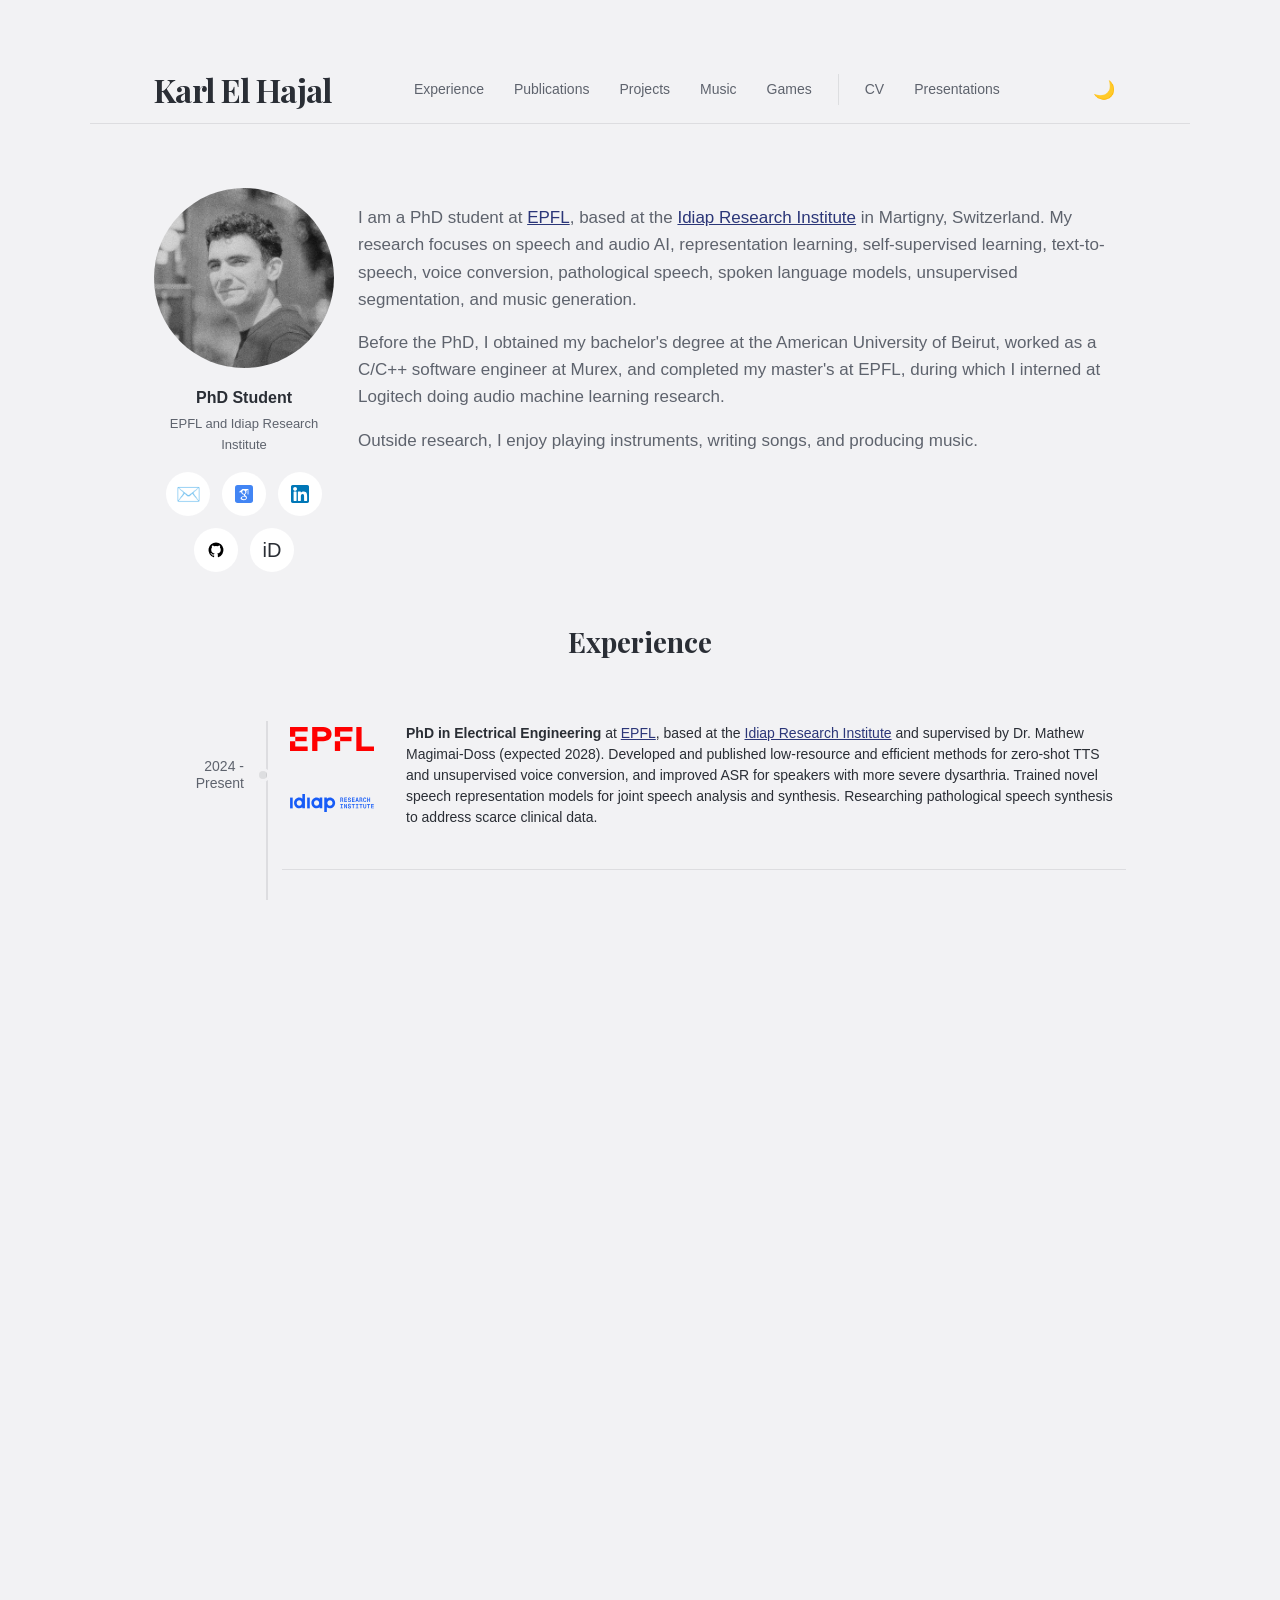
<file: index.html>
<!DOCTYPE html>
<html lang="en">
<head>
    <meta charset="UTF-8">
    <meta name="viewport" content="width=device-width, initial-scale=1">
    <title id="page-title">Karl El Hajal</title>
    <meta name="description" content="Karl El Hajal is a PhD student at EPFL and the Idiap Research Institute working on pathological speech synthesis, voice conversion, and self-supervised speech representations.">
    
    <meta property="og:title" content="Karl El Hajal" />
    <meta property="og:description" content="PhD student at EPFL and Idiap working on speech synthesis, voice conversion, and pathological speech." />
    <meta property="og:url" content="https://karlhajal.com/" />
    <meta property="og:type" content="website" />
    <meta property="og:image" content="https://karlhajal.com/og-image.jpg" />
    <meta property="og:image:alt" content="Karl El Hajal, PhD student at EPFL and Idiap" />
    <meta name="twitter:card" content="summary_large_image" />
    <meta name="twitter:image" content="https://karlhajal.com/og-image.jpg" />
    <link rel="canonical" href="https://karlhajal.com/">
    <meta property="og:image:width" content="1200" />
    <meta property="og:image:height" content="630" />
    
    <script type="application/ld+json">
    {
      "@context": "https://schema.org",
      "@type": "Person",
      "name": "Karl El Hajal",
      "url": "https://karlhajal.com/",
      "image": "https://karlhajal.com/content/site/profile_picture.jpg",
      "jobTitle": "PhD student",
      "affiliation": [
        {"@type": "Organization", "name": "Idiap Research Institute", "url": "https://www.idiap.ch/"},
        {"@type": "Organization", "name": "EPFL", "url": "https://www.epfl.ch/"}
      ],
      "alumniOf": [
        {"@type": "CollegeOrUniversity", "name": "EPFL"},
        {"@type": "CollegeOrUniversity", "name": "American University of Beirut"}
      ],
      "knowsAbout": ["speech synthesis", "voice conversion", "pathological speech", "self-supervised speech representations", "spoken language models", "speech quality assessment"],
      "sameAs": [
        "https://scholar.google.com/citations?user=EzN7CNAAAAAJ",
        "https://www.linkedin.com/in/karlhajal/",
        "https://github.com/KarlHajal",
        "https://orcid.org/0000-0003-3128-335X"
      ]
    }
    </script>
    <link rel="preload" href="fonts/playfair-display-700.woff2" as="font" type="font/woff2" crossorigin>
    <link rel="icon" href="favicon.ico" sizes="any">
    <link rel="icon" href="favicon-32.png" sizes="32x32" type="image/png">
    <link rel="icon" href="favicon-64.png" sizes="64x64" type="image/png">
    <link rel="apple-touch-icon" href="apple-touch-icon.png">
    <link rel="stylesheet" href="css/style.css">
    <link rel="stylesheet" href="css/kortex.css">
    <link rel="stylesheet" href="css/console.css">
</head>
<body>
    <div id="top"></div>
    
    <main>
        <header class="header">
            <a href="#top" class="name-link">
                <div class="name" id="site-name">Karl El Hajal</div>
            </a>
            <nav class="nav-links" id="nav-links"></nav>
            <button id="theme-toggle" class="theme-toggle" aria-label="Toggle dark mode">🌙</button>
            <button id="menu-toggle" class="menu-toggle" aria-label="Open the menu" aria-expanded="false" aria-controls="nav-links"><span></span><span></span><span></span></button>
        </header>

        <section class="profile-section">
            <div class="profile-container">
                <aside class="profile-sidebar">
                    <div class="profile-image">
                        <img id="profile-img" src="content/site/profile_picture.jpg" alt="Portrait of Karl El Hajal">
                        <div class="nationality-flags" id="nationality-flags"></div>
                    </div>
                    <div class="profile-role">
                        <p class="role-title" id="role-title">PhD Student</p>
                        <p class="role-affiliation" id="role-affiliation">EPFL and Idiap Research Institute</p>
                    </div>
                    <div class="profile-socials" id="profile-socials"></div>
                </aside>
                
                <div class="profile-text" id="profile-content">
                    <p>Karl El Hajal is a PhD student in Electrical Engineering at EPFL, based at the Idiap Research Institute in Martigny, Switzerland. His thesis is on pathological speech synthesis.</p>
                    <noscript><p>This page needs JavaScript to list publications, projects, and experience. The <a href="content/site/Karl_El_Hajal_CV.pdf">CV</a> has the same information.</p></noscript>
                </div>
            </div>
        </section>
        <div class="section-header">
            <h1 id="timeline-heading">Experience</h1>
        </div>
        <section id="timeline" class="timeline-section">
            <div id="timeline-list" class="timeline-container"></div>
        </section>

        <div class="section-header">
            <h1 id="publications-heading">Selected publications</h1>
            <p class="publications-note"></p>
        </div>

        <section id="pubs" class="publications">
            <div id="publications-list"></div>
            <div class="pub-toggle-row"><button id="pub-toggle" class="pub-button" type="button" hidden></button></div>
        </section>

        <div class="section-header" data-section="projects">
            <h1 id="projects-heading">Projects</h1>
        </div>
        <section id="projects" class="publications" data-section="projects">
            <div id="projects-list"></div>
        </section>

        <div class="section-header" data-section="media">
            <h1 id="media-heading">Highlights</h1>
        </div>
        <section id="media" class="media-section" data-section="media">
            <div id="media-list" class="media-grid"></div>
        </section>

        <div class="section-header" data-section="music">
            <h1 id="music-heading">Original music</h1>
            <p class="music-intro">Contributed to songwriting for:</p>
        </div>
        <section id="music" class="music-section" data-section="music">
            <div id="music-list" class="music-list-row"></div>
            <p class="music-outro">New original music coming soon.</p>
        </section>

        <div class="section-header">
            <h1 id="games-heading">Games</h1>
            <p class="games-intro">Games I made for fun early on to learn how to code, and how to make pixel art, sprites, and animations from scratch.</p>
        </div>
        <section id="games" class="games-section">
            <div id="games-list"></div>
        </section>

        <div class="section-header" data-section="blog">
            <h1 id="blog-heading">Writing</h1>
            <p id="blog-subtitle" class="blog-subtitle"></p>
        </div>
        <section id="blog" class="blog-section" data-section="blog">
            <div id="blog-list"></div>
        </section>
    </main>

    <footer>
        <p style="margin-top: 8px; font-size: 0.9em;">&copy; <span id="footer-year">2026</span> <span id="footer-name">Karl El Hajal</span> • <a href="https://github.com/FJFehr/fjfehr.github.io/" id="footer-license" target="_blank" rel="noopener noreferrer">Template by Fabio J. Fehr</a></p>
    </footer>

    <script src="js/js-yaml.min.js"></script>
    <script src="js/main.js"></script>
    <script src="js/console.js"></script>
</body>
</html>
</file>
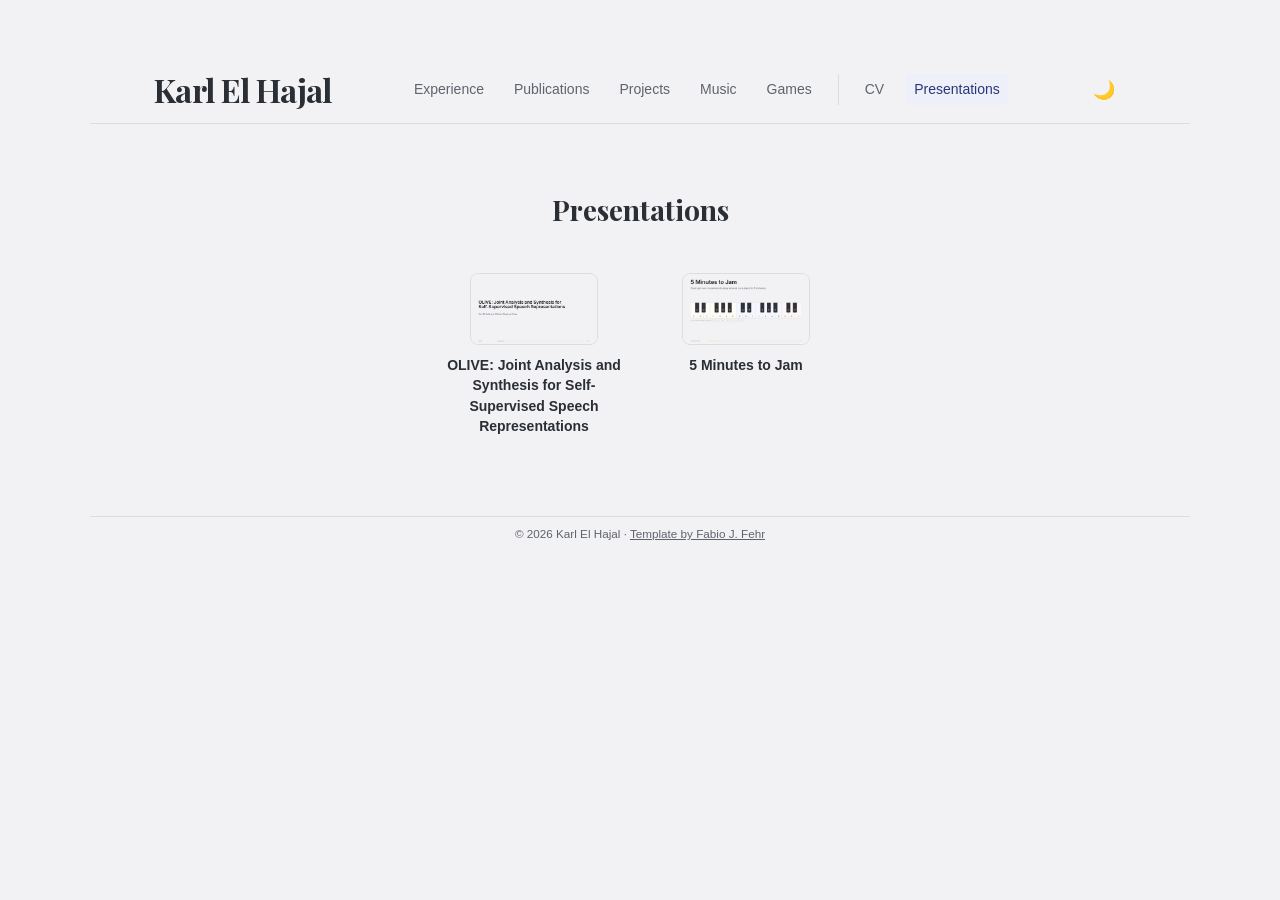
<file: presentations/index.html>
<!DOCTYPE html>
<html lang="en">
<head>
    <meta charset="UTF-8">
    <meta name="viewport" content="width=device-width, initial-scale=1">
    <title>Presentations · Karl El Hajal</title>
    <meta name="description" content="Interactive presentations by Karl El Hajal: OLIVE and 5 Minutes to Jam.">
    <meta property="og:title" content="Presentations · Karl El Hajal">
    <meta property="og:description" content="Interactive presentations: OLIVE and 5 Minutes to Jam.">
    <meta property="og:url" content="https://karlhajal.com/presentations/">
    <meta property="og:type" content="website">
    <meta property="og:image" content="https://karlhajal.com/content/presentations/olive.jpg">
    <meta property="og:image:alt" content="OLIVE presentation title slide">
    <meta name="twitter:card" content="summary_large_image">
    <link rel="canonical" href="https://karlhajal.com/presentations/">
    <link rel="preload" href="../fonts/playfair-display-700.woff2" as="font" type="font/woff2" crossorigin>
    <link rel="icon" href="../favicon.ico" sizes="any">
    <link rel="icon" href="../favicon-32.png" sizes="32x32" type="image/png">
    <link rel="icon" href="../favicon-64.png" sizes="64x64" type="image/png">
    <link rel="apple-touch-icon" href="../apple-touch-icon.png">
    <link rel="stylesheet" href="../css/style.css">
    <link rel="stylesheet" href="../css/kortex.css">
    <link rel="stylesheet" href="../css/presentations.css">
</head>
<body data-page="presentations">
    <main>
        <header class="header">
            <a href="../" class="name-link"><div class="name" id="site-name">Karl El Hajal</div></a>
            <nav class="nav-links" id="nav-links" aria-label="Main navigation">
                <a href="../#timeline-heading">Experience</a>
                <a href="../#publications-heading">Publications</a>
                <a href="../#projects-heading">Projects</a>
                <a href="../#music-heading">Music</a>
                <a href="../#games-heading">Games</a>
                <div class="nav-destinations" role="group" aria-label="Pages and documents">
                    <a href="../content/site/Karl_El_Hajal_CV.pdf" target="_blank" rel="noopener noreferrer">CV</a>
                    <a href="./" class="active" aria-current="page">Presentations</a>
                </div>
            </nav>
            <button id="theme-toggle" class="theme-toggle" aria-label="Toggle dark mode"></button>
            <button id="menu-toggle" class="menu-toggle" aria-label="Open the menu" aria-expanded="false" aria-controls="nav-links"><span></span><span></span><span></span></button>
        </header>

        <div class="section-header"><h1>Presentations</h1></div>
        <section class="presentations-grid" aria-label="Presentations">
            <a class="presentation-link" href="https://karlhajal.com/olive-presentation/">
                <img src="../content/presentations/olive.jpg" alt="" width="1600" height="900" decoding="async">
                <h2>OLIVE: Joint Analysis and Synthesis for Self-Supervised Speech Representations</h2>
            </a>
            <a class="presentation-link" href="https://karlhajal.com/5-minutes-to-jam/">
                <img src="../content/presentations/5-minutes-to-jam.jpg" alt="" width="1600" height="900" decoding="async">
                <h2>5 Minutes to Jam</h2>
            </a>
        </section>
    </main>

    <footer>
        <p style="margin-top: 8px; font-size: 0.9em;">&copy; <span id="footer-year">2026</span> <span id="footer-name">Karl El Hajal</span> · <a href="https://github.com/FJFehr/fjfehr.github.io/" id="footer-license" target="_blank" rel="noopener noreferrer">Template by Fabio J. Fehr</a></p>
    </footer>

    <script src="../js/js-yaml.min.js"></script>
    <script src="../js/main.js"></script>
</body>
</html>
</file>
<file: css/style.css>
@font-face{font-family:'Playfair Display';font-style:normal;font-weight:700;font-display:swap;src:url(../fonts/playfair-display-700.woff2) format('woff2')}html,body{overflow-x:hidden}:root{--maxw:1100px;--gap:16px;--col-gap:24px;--padding-horizontal:64px;--header-offset:92px;--left-column-width:180px;--pub-thumb-width:180px;--pub-thumb-height:144px;--pub-thumb-radius:8px;--palette-light-link:#7c3aed;--palette-light-hover:#ede9fe;--palette-dark-link:#a78bfa;--palette-dark-hover:#2e1065;--font-serif:'Playfair Display','Georgia',serif;font-family:-apple-system,BlinkMacSystemFont,'Segoe UI',Roboto,'Helvetica Neue',Helvetica,Arial,sans-serif;font-size:16px;line-height:1.6}html[data-theme="light"]{--bg-color:#f8f5ee;--input-bg:#f8f5ee;--border-color:#e0e0e0;--text-color:#0a0a0a;--muted-color:#666;--link-color:var(--palette-light-link);--hover-bg:var(--palette-light-hover);--accent-color:#f59e0b;--accent-hover:#fef3c7}html[data-theme="dark"]{--bg-color:#1a1a1a;--input-bg:#2a2a2a;--border-color:#333;--text-color:#e0e0e0;--muted-color:#a0a0a0;--link-color:var(--palette-dark-link);--hover-bg:var(--palette-dark-hover);--accent-color:#fbbf24;--accent-hover:#451a03}*{box-sizing:border-box}html,body{height:100%}html{scroll-behavior:smooth}body{margin:0;color:var(--text-color);background-color:var(--bg-color);-webkit-font-smoothing:antialiased;-moz-osx-font-smoothing:grayscale;line-height:1.6;font-size:17px}a{color:inherit}.header{display:flex;align-items:center;justify-content:space-between;max-width:var(--maxw);margin:64px auto;padding:0 var(--padding-horizontal);gap:var(--gap);position:sticky;top:0;background-color:var(--bg-color);z-index:1000;border-bottom:1px solid var(--border-color);padding-bottom:8px}.name{font-size:32px;margin:0;font-weight:700;font-family:var(--font-serif);letter-spacing:-0.02em;color:var(--text-color)}.name-link{text-decoration:none;color:inherit}.nav-links{display:flex;align-items:center;gap:14px}.nav-links a{text-decoration:none;color:var(--muted-color);font-size:14px;padding:4px 8px;border-radius:4px;transition:color 0.2s,background-color 0.2s}.nav-links a:hover{color:var(--text-color);background-color:var(--hover-bg)}.nav-links a.active{color:var(--link-color);background-color:var(--hover-bg)}.theme-toggle{background:none;border:none;font-size:18px;cursor:pointer;padding:4px 8px;border-radius:4px;transition:background-color 0.2s ease;min-width:44px;min-height:44px;display:flex;align-items:center;justify-content:center}html[data-theme="light"] .theme-toggle:hover{background-color:var(--hover-bg)}html[data-theme="dark"] .theme-toggle:hover{background-color:var(--border-color)}.nav-links a:focus:not(:focus-visible),.theme-toggle:focus:not(:focus-visible){outline:none;background-color:transparent}.profile-section{max-width:var(--maxw);margin:48px auto;padding:0 var(--padding-horizontal)}.profile-container{display:flex;gap:var(--col-gap);align-items:flex-start}.profile-sidebar{display:flex;flex-direction:column;align-items:center;gap:16px;flex-shrink:0;width:var(--left-column-width)}.profile-image{flex-shrink:0;position:relative}.profile-image img{width:var(--left-column-width);height:var(--left-column-width);border-radius:50%;object-fit:cover}.nationality-flags{font-size:14px;text-align:center;margin-top:0.5px;margin-bottom:-8px;opacity:0.9}.profile-role{text-align:center;width:100%}.role-title{margin:0;font-size:16px;font-weight:700;color:var(--text-color)}.role-affiliation{margin:4px 0 0 0;font-size:13px;font-weight:400;color:var(--muted-color)}.profile-socials{display:flex;flex-wrap:wrap;gap:12px;justify-content:center;width:100%}.social-link{display:flex;align-items:center;justify-content:center;min-width:44px;min-height:44px;border-radius:50%;background-color:var(--input-bg);text-decoration:none;transition:background-color 0.2s ease,transform 0.2s ease}.social-link:hover{background-color:var(--hover-bg);transform:scale(1.1)}.social-icon{font-size:20px;display:flex;align-items:center;justify-content:center}.social-icon-img{width:18px;height:18px;object-fit:contain}.profile-text{flex:1;padding:16px 0}.profile-text p{margin:0 0 16px 0;color:var(--muted-color);line-height:1.6}.profile-text p:last-child{margin-bottom:0}.profile-text a{color:var(--link-color);text-decoration:underline}.profile-text a:hover{color:var(--text-color)}.timeline-section{max-width:var(--maxw);margin:48px auto;padding:0 var(--padding-horizontal);scroll-margin-top:var(--header-offset)}.timeline-container{display:flex;flex-direction:column;gap:32px;position:relative;padding-left:128px}.timeline-container::before{content:'';position:absolute;left:112px;top:8px;bottom:0;width:2px;background:var(--border-color)}.timeline-item{display:flex;gap:24px;align-items:flex-start;position:relative;transition:all 0.2s ease;cursor:pointer;padding-bottom:32px;border-bottom:1px solid var(--border-color)}.timeline-item:last-child{border-bottom:none;padding-bottom:0}.timeline-dot{position:absolute;left:-23px;top:0px;width:8px;height:8px;background:var(--border-color);border-radius:50%;z-index:1;box-shadow:0 0 0 3px var(--bg-color);transition:all 0.2s ease}.timeline-year{position:absolute;left:-128px;top:-4px;width:100px;text-align:right;padding-right:10px;flex-shrink:0;font-size:14px;font-weight:400;color:var(--muted-color);line-height:1.2;transition:all 0.2s ease}.timeline-logo-link{display:block;text-decoration:none}.timeline-logo{width:100px;height:100px;object-fit:contain;flex-shrink:0;transition:all 0.2s ease;padding:8px;border-radius:8px}.timeline-content{flex:1;padding:8px 12px;margin-left:-12px;border-radius:4px;transition:all 0.2s ease}.timeline-description{margin:0 0 12px 0;font-size:14px;color:var(--text-color);line-height:1.5}.timeline-description:last-child{margin-bottom:0}.timeline-description a{color:var(--link-color);text-decoration:underline}.timeline-description a:hover{color:var(--text-color)}.timeline-item:hover .timeline-dot{background:var(--text-color);transform:scale(1.3)}.timeline-item:hover .timeline-year{color:var(--text-color)}.timeline-item:hover .timeline-content{background-color:var(--hover-bg)}.timeline-item:hover .timeline-logo{background-color:var(--hover-bg)}.media-section{max-width:var(--maxw);margin:48px auto;padding:0 var(--padding-horizontal);scroll-margin-top:var(--header-offset)}.media-grid{display:grid;grid-template-columns:repeat(auto-fit,minmax(320px,1fr));gap:24px}.media-item{display:flex;flex-direction:column;border:1px solid var(--border-color);border-radius:8px;overflow:hidden;transition:all 0.2s ease;background-color:var(--bg-color)}.media-item:hover{background-color:var(--hover-bg);transform:translateY(-2px)}.media-thumbnail{position:relative;width:100%;padding-bottom:56.25%;overflow:hidden;background:#000}.media-thumbnail iframe{position:absolute;top:0;left:0;width:100%;height:100%;border:none}.media-info{padding:16px}.media-info h2{margin:0 0 8px 0;font-size:16px;font-weight:600;color:var(--text-color)}.media-info p{margin:0;font-size:13px;color:var(--muted-color);line-height:1.4}.publications{max-width:var(--maxw);margin:48px auto;padding:0 var(--padding-horizontal)}.publications-note{text-align:center;margin-top:8px;margin-bottom:8px;font-size:14px;color:var(--muted-color);font-style:italic}.publications-note a{color:var(--link-color);text-decoration:none}.publications-note a:hover{text-decoration:underline}.publication{display:flex;gap:var(--col-gap);padding:16px;border:1px solid var(--border-color);border-radius:8px;transition:background-color 0.2s ease;cursor:pointer;margin-bottom:18px;background-color:var(--input-bg)}.publication:hover{background-color:var(--hover-bg)}.pub-image{flex-shrink:0;display:flex;align-items:center;justify-content:center;width:var(--left-column-width);height:var(--pub-thumb-height)}.pub-image img{width:100%;height:100%;border-radius:var(--pub-thumb-radius);object-fit:contain;display:block}.pub-description{flex:1}.pub-description h2{margin:0 0 8px 0;font-size:16px;font-weight:600;line-height:1.4;color:var(--text-color)}.pub-description p{margin:4px 0;font-size:13px;color:var(--muted-color)}.pub-conference{color:var(--link-color)}.pub-buttons{display:flex;gap:8px;margin-top:12px;flex-wrap:wrap}.pub-button{display:inline-block;padding:4px 12px;font-size:13px;font-weight:500;color:var(--text-color);background-color:var(--input-bg);border:1px solid var(--border-color);border-radius:4px;text-decoration:none;transition:all 0.2s ease}.pub-button:hover{background-color:var(--hover-bg);border-color:var(--text-color);transform:translateY(-1px)}.blog-section{max-width:var(--maxw);margin:48px auto;padding:0 var(--padding-horizontal)}.blog-post{display:flex;gap:var(--col-gap);padding:16px;border:1px solid var(--border-color);border-radius:8px;transition:background-color 0.2s ease;cursor:pointer;margin-bottom:18px;background-color:var(--input-bg)}.blog-post:hover{background-color:var(--hover-bg)}.blog-image{flex-shrink:0;display:flex;align-items:center;justify-content:center;width:var(--left-column-width);height:var(--pub-thumb-height)}.blog-image img{width:100%;height:100%;border-radius:var(--pub-thumb-radius);object-fit:cover;display:block}.blog-description{flex:1}.blog-description h2{margin:0 0 8px 0;font-size:16px;font-weight:600;line-height:1.4;color:var(--text-color)}.blog-description p{margin:4px 0;font-size:13px;color:var(--muted-color)}.blog-date{font-weight:600;color:var(--text-color)!important;font-size:12px!important}header,.section-header{max-width:var(--maxw);margin:48px auto 16px auto;padding:0 var(--padding-horizontal);text-align:center}header h1,.section-header h1{margin:0;font-size:28px;font-weight:700;font-family:var(--font-serif);color:var(--text-color)}#publications-heading,#media-heading,#blog-heading{scroll-margin-top:var(--header-offset)}footer{max-width:var(--maxw);margin:64px auto 0 auto;padding:0 var(--padding-horizontal) 40px var(--padding-horizontal);font-size:13px;color:var(--muted-color);border-top:1px solid var(--border-color);text-align:center}@media (max-width:720px){:root{--padding-horizontal:20px;--gap:12px;--col-gap:16px}.profile-text p,.pub-description p,.blog-description p,.timeline-description{text-align:left}.header{margin:30px auto 20px auto;padding:12px var(--padding-horizontal);flex-wrap:wrap;gap:12px}.name{font-size:24px}.nav-links{gap:10px;order:3;width:100%;flex-wrap:nowrap;overflow-x:auto;scrollbar-width:none;-ms-overflow-style:none;padding-bottom:8px}.nav-links::-webkit-scrollbar{display:none}#theme-toggle{order:2;margin-left:auto}.name-link{order:1}.profile-section{margin:20px auto}.profile-container{flex-direction:column;align-items:center}.profile-sidebar{width:auto}.profile-image img{width:140px;height:140px}.profile-text{padding:12px 0}.timeline-section{margin:30px auto}.timeline-container{padding-left:0}.timeline-container::before{display:none}.timeline-item{flex-direction:column;padding-bottom:24px;gap:12px}.timeline-year{position:static;width:100%;text-align:left;padding-right:0;font-size:16px;font-weight:600;margin-bottom:8px}.timeline-dot{display:none}.timeline-logo{width:80px;height:80px;margin:0 auto}.timeline-logo-link{display:flex;justify-content:center}.timeline-content{margin-left:0;padding:8px 0}.timeline-description{font-size:15px}.publications{margin:30px auto}.publication{flex-direction:column;align-items:center;gap:12px}.pub-image{width:100%;max-width:280px;height:auto;aspect-ratio:1}.pub-description{width:100%}.pub-description h2{font-size:18px;text-align:center;margin-bottom:12px}.pub-description p{font-size:14px}.pub-buttons{justify-content:center}.blog-section{margin:30px auto}.blog-post{flex-direction:column;align-items:center;gap:12px}.blog-image{width:100%;max-width:280px;height:auto;aspect-ratio:1}.blog-description{width:100%}.blog-description h2{font-size:18px;text-align:center;margin-bottom:12px}.blog-description p{font-size:14px}.media-section{margin:30px auto}.media-grid{grid-template-columns:1fr;gap:16px}.media-info h2{font-size:17px}.media-info p{font-size:14px}.section-header{margin:40px auto 20px auto}.section-header h1{font-size:24px}footer{margin-top:40px;padding-bottom:30px;font-size:12px}.timeline-item:hover .timeline-dot,.timeline-item:hover .timeline-year,.timeline-item:hover .timeline-content,.timeline-item:hover .timeline-logo{background-color:inherit;transform:none}.publication:hover,.blog-post:hover,.media-item:hover{background-color:var(--input-bg);transform:none}}.phd-card-group{display:flex;gap:12px;justify-content:center;align-items:center;margin:20px 0;flex-wrap:wrap}@media (max-width:600px){.phd-card-group{flex-direction:column;align-items:stretch}.phd-card{width:100%;height:auto}}[hidden]{display:none!important}.blog-subtitle{text-align:center;color:var(--muted-color);font-size:16px;margin:8px auto 0;max-width:600px}.pub-toggle-row{display:flex;justify-content:center;margin:8px 0 0}.pub-toggle-row .pub-button{cursor:pointer;font:inherit;font-size:14px}.music-list-row{display:flex;flex-wrap:wrap;justify-content:center;gap:32px}.music-item{width:160px;text-align:center}.music-cover{display:flex;align-items:center;justify-content:center;width:160px;height:160px;border-radius:8px;overflow:hidden;background:linear-gradient(135deg,var(--palette-light-link,#7c3aed),#1e1b4b);text-decoration:none;transition:transform 0.2s ease}a.music-cover:hover{transform:translateY(-2px)}.music-cover img{width:100%;height:100%;object-fit:cover;display:block}.music-cover-title{padding:12px;color:#fff;font-family:var(--font-serif);font-size:20px;font-weight:700;text-align:center}.music-item h2{margin:10px 0 0;font-size:15px}.music-item p{margin:2px 0 0;font-size:13px;color:var(--muted-color)}.music-links a{color:var(--link-color);text-decoration:none}.music-links a:hover{text-decoration:underline}.timeline-logo.logo-dark{display:none}[data-theme="dark"] .timeline-logo.logo-light{display:none}[data-theme="dark"] .timeline-logo.logo-dark{display:block}a.publication.project{color:inherit;text-decoration:none}a.publication.project:hover h2{color:var(--link-color)}.timeline-item{align-items:center}.timeline-dot,.timeline-year{top:calc((100% - 32px) / 2);transform:translateY(-50%)}.timeline-logos{display:flex;flex-direction:column;align-items:center;gap:4px;flex-shrink:0}.timeline-logos.multi .timeline-logo{height:52px;padding:4px 8px}@media (max-width:720px){.timeline-item{align-items:stretch}.timeline-year{transform:none}.timeline-logos{flex-direction:row;justify-content:center}.timeline-logos.multi .timeline-logo{width:80px;height:52px;margin:0}}[data-theme="dark"] #publications-list .pub-image{background-color:rgba(255,255,255,0.92);border-radius:var(--pub-thumb-radius,6px);padding:6px;box-sizing:border-box}.project-group{margin-bottom:18px;border:1px solid var(--border-color);border-radius:8px;background-color:var(--input-bg);overflow:hidden}.project-group>.publication{margin:0;border:none;border-radius:0;background:transparent}.project-children{padding:4px 16px 16px}.project-children-label{margin:0 0 10px;font-size:12px;letter-spacing:0.06em;text-transform:uppercase;color:var(--muted-color)}.project-children-grid{display:grid;grid-template-columns:repeat(auto-fit,minmax(280px,1fr));gap:12px}.project-child{display:flex;gap:14px;padding:12px;border:1px solid var(--border-color);border-radius:8px;background-color:var(--bg-color);color:inherit;text-decoration:none;transition:background-color 0.2s ease}.project-child:hover{background-color:var(--hover-bg)}.project-child:hover h2{color:var(--link-color)}.project-child-img{width:100px;height:auto;align-self:flex-start;flex-shrink:0;border:1px solid var(--border-color);border-radius:10px}.project-child h2{margin:0 0 6px;font-size:15px}.project-child p{margin:0;font-size:13px;color:var(--muted-color);line-height:1.4;display:-webkit-box;-webkit-box-orient:vertical;-webkit-line-clamp:7;overflow:hidden}.music-section{max-width:var(--maxw);margin:0 auto;padding:0 var(--padding-horizontal)}.music-intro{margin:8px 0 0;font-size:15px;color:var(--muted-color)}.music-outro{margin:28px 0 0;text-align:center;font-size:15px;font-style:italic;color:var(--muted-color)}.menu-toggle{display:none}@media (max-width:720px){.menu-toggle{order:3;display:flex;flex-direction:column;justify-content:center;gap:5px;width:44px;height:44px;padding:0 10px;border:0;border-radius:6px;background:none;cursor:pointer}.menu-toggle span{display:block;height:2px;border-radius:1px;background:var(--text-color);transition:transform 0.2s ease,opacity 0.2s ease}.header.menu-open .menu-toggle span:nth-child(1){transform:translateY(7px) rotate(45deg)}.header.menu-open .menu-toggle span:nth-child(2){opacity:0}.header.menu-open .menu-toggle span:nth-child(3){transform:translateY(-7px) rotate(-45deg)}#theme-toggle{order:2;margin-left:auto}.nav-links{display:none;order:4;width:100%;flex-direction:column;align-items:stretch;gap:0;overflow:visible;padding:4px 0 8px}.header.menu-open .nav-links{display:flex}.nav-links a{padding:12px 8px;font-size:16px;border-radius:6px}}.publication.project.is-static{cursor:default}.profile-text{min-height:17rem}.timeline-container{min-height:60rem}#publications-list{min-height:70rem}.video-facade{position:absolute;inset:0;width:100%;height:100%;padding:0;border:0;background:#0b0b2a;cursor:pointer}.video-facade img{width:100%;height:100%;object-fit:cover;display:block}.video-play{position:absolute;left:50%;top:50%;width:68px;height:48px;transform:translate(-50%,-50%);border-radius:12px;background:rgba(20,20,30,0.82);transition:background-color 0.2s ease}.video-play::after{content:"";position:absolute;left:27px;top:14px;border-style:solid;border-width:10px 0 10px 17px;border-color:transparent transparent transparent #fff}.video-facade:hover .video-play,.video-facade:focus-visible .video-play{background:#e62117}.video-facade:focus-visible{outline:3px solid var(--link-color);outline-offset:-3px}@media (max-width:720px){.profile-text{min-height:31rem}}.media-section .media-grid{grid-template-columns:minmax(0,1fr);max-width:560px;margin:0 auto}@media (max-width:720px){.publication.project .pub-image,.publication.project .pub-image img{width:110px;height:110px}.publication.project .pub-image{margin:0 auto}}
@media (min-width:721px){.nav-links{flex-wrap:wrap;justify-content:flex-end}.name-link{flex-shrink:0}}

.nav-destinations{display:flex;align-items:center;gap:14px;padding-left:18px;margin-left:4px;border-left:1px solid var(--border-color);flex-shrink:0}
@media(max-width:720px){.nav-destinations{flex-direction:column;align-items:stretch;gap:0;width:100%;padding:8px 0 0;margin:8px 0 0;border-left:0;border-top:1px solid var(--border-color)}}
</file>
<file: css/kortex.css>
/* Keep the original typography and layout while using Kortex's Pigment palette. */
:root {
    --blue: #7f8fd6;
    --coral: #e07a7f;
    --palette-light-link: #2b3678;
    --palette-light-hover: #e2e5f4;
    --palette-dark-link: #9aa8f0;
    --palette-dark-hover: #2d344c;
}

:root,
html[data-theme='light'] {
    --paper: #f2f2f4;
    --surface: #ffffff;
    --surface-sunk: #e8e8eb;
    --ink: #2a2e35;
    --ink-soft: #5e636d;
    --ink-faint: #8e929a;
    --line: rgb(42 46 53 / 0.1);
    --line-strong: rgb(42 46 53 / 0.18);
    --coral-strong: #8f2230;
    --blue-strong: #2b3678;
    --bg-color: var(--paper);
    --input-bg: var(--surface);
    --text-color: var(--ink);
    --muted-color: var(--ink-soft);
    --border-color: var(--line);
    --link-color: var(--blue-strong);
    --hover-bg: color-mix(in srgb, var(--blue) 14%, var(--surface));
    --accent-color: var(--coral-strong);
    --accent-hover: color-mix(in srgb, var(--coral) 18%, var(--surface));
    color-scheme: light;
}

html[data-theme='dark'] {
    --paper: #16181d;
    --surface: #1f2229;
    --surface-sunk: #121418;
    --ink: #eceef1;
    --ink-soft: #a9adb6;
    --ink-faint: #777c86;
    --line: rgb(255 255 255 / 0.08);
    --line-strong: rgb(255 255 255 / 0.16);
    --coral-strong: #f08a8f;
    --blue-strong: #9aa8f0;
    --bg-color: var(--paper);
    --input-bg: var(--surface);
    --text-color: var(--ink);
    --muted-color: var(--ink-soft);
    --border-color: var(--line);
    --link-color: var(--blue-strong);
    --hover-bg: color-mix(in srgb, var(--blue) 14%, var(--surface));
    --accent-color: var(--coral-strong);
    --accent-hover: color-mix(in srgb, var(--coral) 18%, var(--surface));
    color-scheme: dark;
}

a:focus-visible,
button:focus-visible {
    outline: 2px solid var(--blue-strong);
    outline-offset: 3px;
}

::selection {
    background: color-mix(in srgb, var(--blue) 45%, transparent);
}

html[data-theme='dark'] .social-link[href*='github.com/'] .social-icon-img {
    filter: invert(1);
}
</file>
<file: css/console.css>
.games-intro{max-width:640px;margin:8px auto 0;font-size:15px;color:var(--muted-color)}.games-section{max-width:var(--maxw);margin:0 auto 40px;padding:0 var(--padding-horizontal)}.game-bar{display:flex;flex-wrap:wrap;align-items:center;gap:12px 28px;margin-top:22px;padding:16px 20px;border:1px solid var(--border-color);border-radius:8px;background:var(--input-bg)}.game-bar[hidden]{display:none}.game-bar-main{flex:1 1 320px}.game-bar h2{margin:0 0 2px;font-family:var(--font-serif);font-size:20px}.game-bar-meta{margin:0 0 6px;font-size:13px;color:var(--muted-color)}.game-bar p{margin:0;font-size:14px;line-height:1.5}.game-bar ul{flex:2 1 320px;margin:0;padding-left:18px;font-size:14px;line-height:1.5}.game-bar-actions{display:flex;gap:10px}.game-button{padding:8px 16px;border:1px solid var(--border-color);border-radius:6px;background:var(--bg-color);color:var(--text-color);font:inherit;font-size:14px;cursor:pointer}.game-button:hover{background:var(--hover-bg)}.game-button.primary{border-color:var(--link-color);color:var(--link-color)}.gba-wrap{position:relative;width:100%}.gba-stage{container-type:inline-size;position:relative;width:100%}.gba-spacer{height:19cqw}.cartridge{position:absolute;z-index:1;left:50%;top:0;width:31cqw;aspect-ratio:663 / 754;transform:translateX(-50%);filter:drop-shadow(0 1cqw 1.6cqw rgba(0,0,0,0.3));transition:transform 0.3s ease}.gba-wrap.is-playing .cartridge{transform:translateX(-50%) translateY(9cqw)}.cartridge-art{display:block;width:100%;height:100%}.cartridge-label{position:absolute;left:29%;right:29%;top:13%;height:18%;display:flex;align-items:center;justify-content:center;color:rgba(110,70,0,0.78);text-shadow:0 1px 0 rgba(255,255,255,0.35);text-align:center;font-family:ui-monospace,"SF Mono",Menlo,monospace;font-weight:700;font-size:1.9cqw;line-height:1.15}.gba{position:relative;z-index:2;width:100%;aspect-ratio:388 / 220;outline:none;filter:drop-shadow(0 2.4cqw 2.6cqw rgba(0,0,0,0.28))}.gba-art{position:absolute;inset:0;width:100%;height:100%;display:block}.gba:focus-visible{outline:0.5cqw solid var(--link-color);outline-offset:0.6cqw;border-radius:8cqw}.gba-screen{position:absolute;left:27.58cqw;top:12.37cqw;width:44.85cqw;height:28.61cqw;overflow:hidden;background:#0a0b1e;container-type:size}.menu{position:absolute;inset:0;display:flex;flex-direction:column;padding:3cqw 4cqw 2.4cqw;box-sizing:border-box;background:linear-gradient(180deg,#fbfcff 0%,#e8eef8 100%);color:#2b3a52;font-family:"Nunito","Varela Round",ui-rounded,"SF Pro Rounded","Hiragino Maru Gothic ProN","Helvetica Neue",Arial,sans-serif}.menu-title{margin:0 0 1.8cqw;padding-bottom:1.2cqw;border-bottom:0.4cqw solid #cfd9ea;font-size:3.3cqw;font-weight:800;letter-spacing:0.04em;color:#3d6fb6}.menu-list{list-style:none;margin:0;padding:0;display:flex;flex-direction:column;gap:1cqw}.menu-item{display:flex;justify-content:space-between;align-items:center;padding:1.3cqw 2.4cqw;border:0.35cqw solid #d7e0ef;border-radius:1.6cqw;background:#ffffff;font-size:3.3cqw;font-weight:700;cursor:pointer;transition:background-color 0.15s ease,border-color 0.15s ease}.menu-item.is-selected{border-color:#38b6e8;background:#e6f6fd;color:#11618a;box-shadow:0 0 0 0.35cqw rgba(56,182,232,0.35)}.menu-item span:last-child{font-size:2.6cqw;font-weight:600;color:#5b6a85}.menu-detail{margin-top:auto;padding-top:1.4cqw;font-size:2.4cqw;line-height:1.35;color:#5a6a85}.menu-detail p{margin:0 0 0.5cqw}.menu-hint{margin:0.8cqw 0 0;font-size:2.2cqw;font-weight:700;color:#0f7fae}.game-frame-holder{position:absolute;inset:0;background:#000}.game-frame{position:absolute;left:0;top:0;width:960px;height:640px;border:0;transform-origin:0 0;background:#fff}.game-status{position:absolute;inset:0;display:flex;align-items:center;justify-content:center;color:#fff;font-family:ui-monospace,"SF Mono",Menlo,monospace;font-size:3.4cqw;pointer-events:none}.gba-btn{position:absolute;z-index:3;border:0;padding:0;background:transparent;color:transparent;cursor:pointer}.gba-btn:focus-visible{outline:0.4cqw solid var(--link-color);outline-offset:0.2cqw}.gba-btn.up{left:10.82cqw;top:18.04cqw;width:4.64cqw;height:4.9cqw;border-radius:0.8cqw}.gba-btn.down{left:10.82cqw;top:27.58cqw;width:4.64cqw;height:4.9cqw;border-radius:0.8cqw}.gba-btn.left{left:5.93cqw;top:22.94cqw;width:4.9cqw;height:4.64cqw;border-radius:0.8cqw}.gba-btn.right{left:15.46cqw;top:22.94cqw;width:4.9cqw;height:4.64cqw;border-radius:0.8cqw}.gba-btn.a{left:88.27cqw;top:20.75cqw;width:6.44cqw;height:6.44cqw;border-radius:50%}.gba-btn.b{left:78.99cqw;top:23.58cqw;width:6.44cqw;height:6.44cqw;border-radius:50%}.gba-btn.start{left:17.78cqw;top:36.47cqw;width:4.12cqw;height:4.12cqw;border-radius:50%}.gba-btn.select{left:17.78cqw;top:41.62cqw;width:4.12cqw;height:4.12cqw;border-radius:50%}.gba-btn:active{background:rgba(0,0,0,0.08)}.games-note{margin:18px 0 0;text-align:center;font-size:13px;color:var(--muted-color)}@media (hover:none) and (pointer:coarse){.games-note::after{content:" These games were made for a keyboard and mouse."}}@media (prefers-reduced-motion:reduce){.cartridge{transition:none}}
</file>
<file: css/presentations.css>
.presentations-grid {
    display: grid;
    grid-template-columns: repeat(2, minmax(0, 180px));
    justify-content: center;
    gap: 40px 32px;
    max-width: var(--maxw);
    margin: 40px auto 80px;
    padding: 0 var(--padding-horizontal);
}

.presentation-link {
    display: block;
    color: var(--text-color);
    text-decoration: none;
    text-align: center;
}

.presentation-link img {
    display: block;
    width: 128px;
    max-width: 100%;
    margin: 0 auto;
    height: auto;
    aspect-ratio: 16 / 9;
    border: 1px solid var(--border-color);
    border-radius: 8px;
}

.presentation-link h2 {
    margin: 10px 0 0;
    font-size: 14px;
    font-weight: 600;
    line-height: 1.45;
}

.presentation-link:hover h2 {
    color: var(--link-color);
}

.presentation-link:focus-visible {
    outline: 3px solid var(--link-color);
    outline-offset: 6px;
    border-radius: 8px;
}

@media (max-width: 720px) {
    .presentations-grid {
        margin-top: 28px;
        margin-bottom: 48px;
        gap: 32px 20px;
    }
}
</file>
